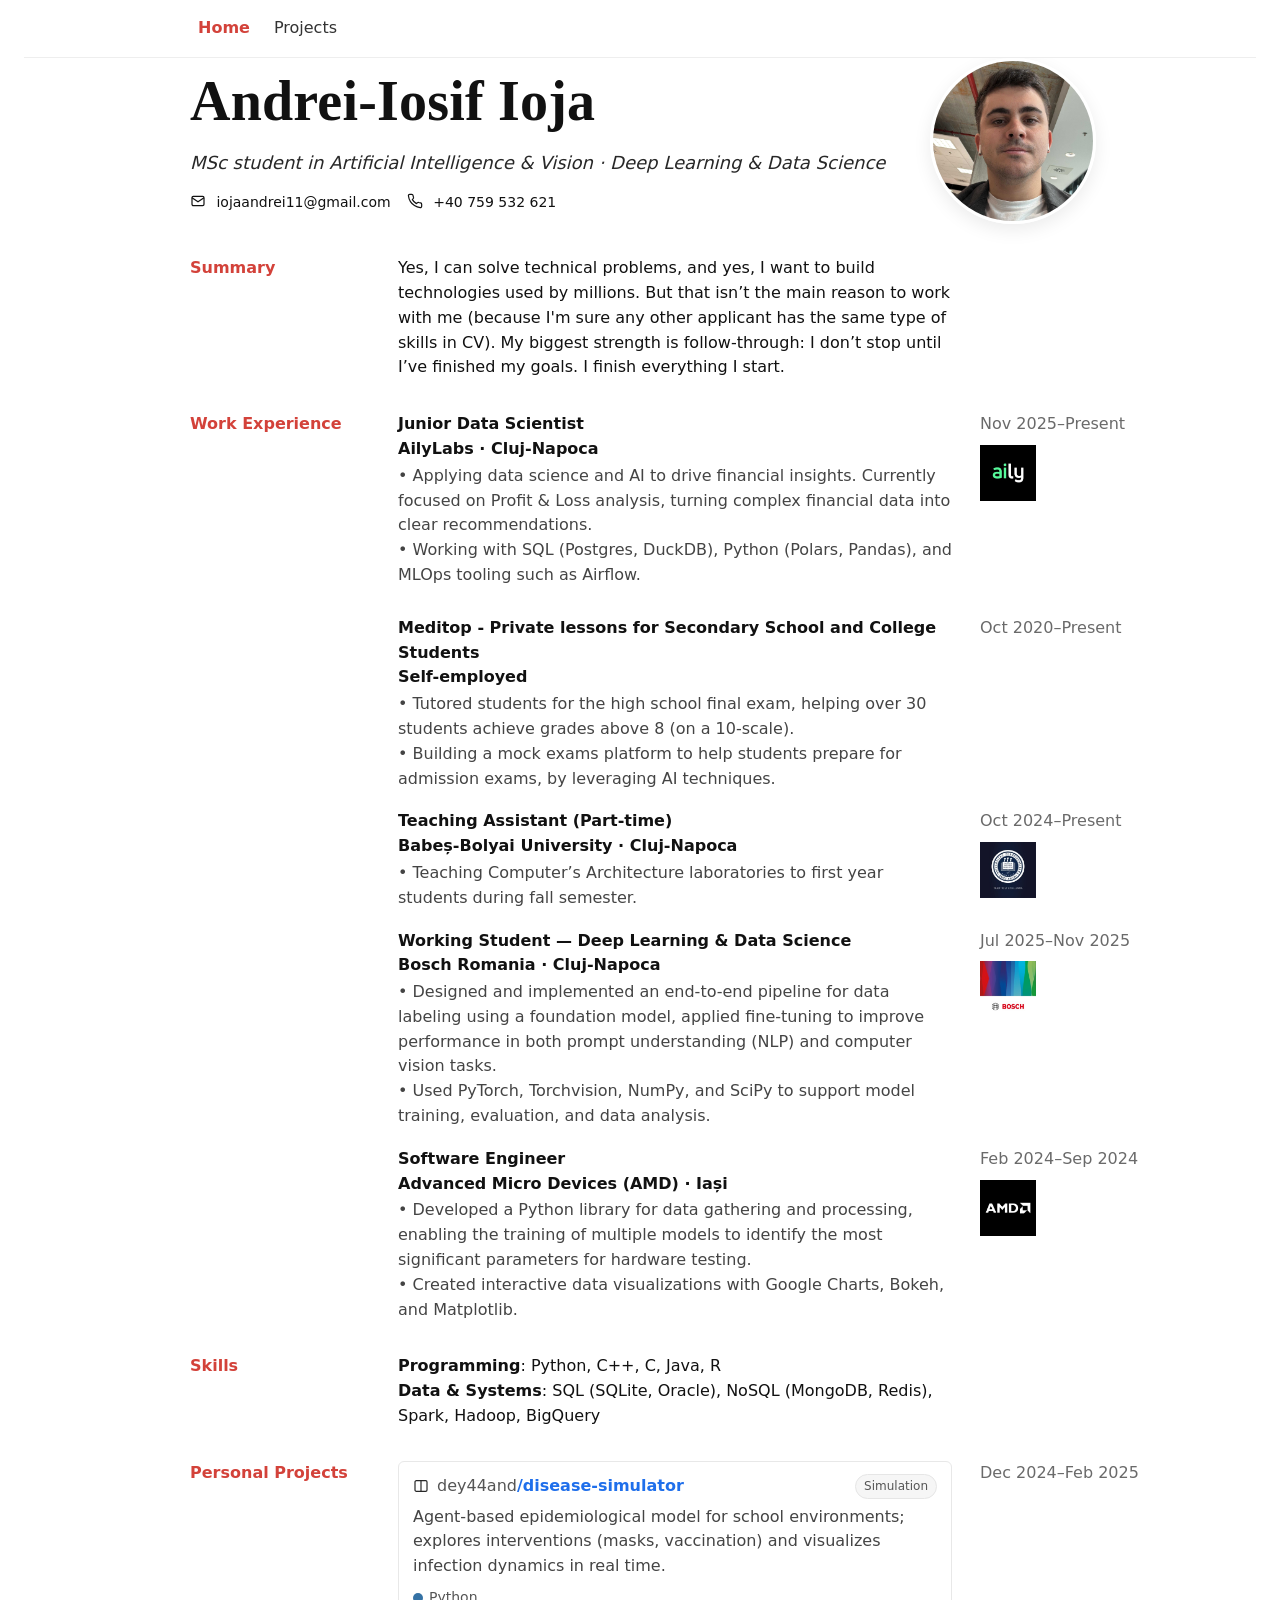
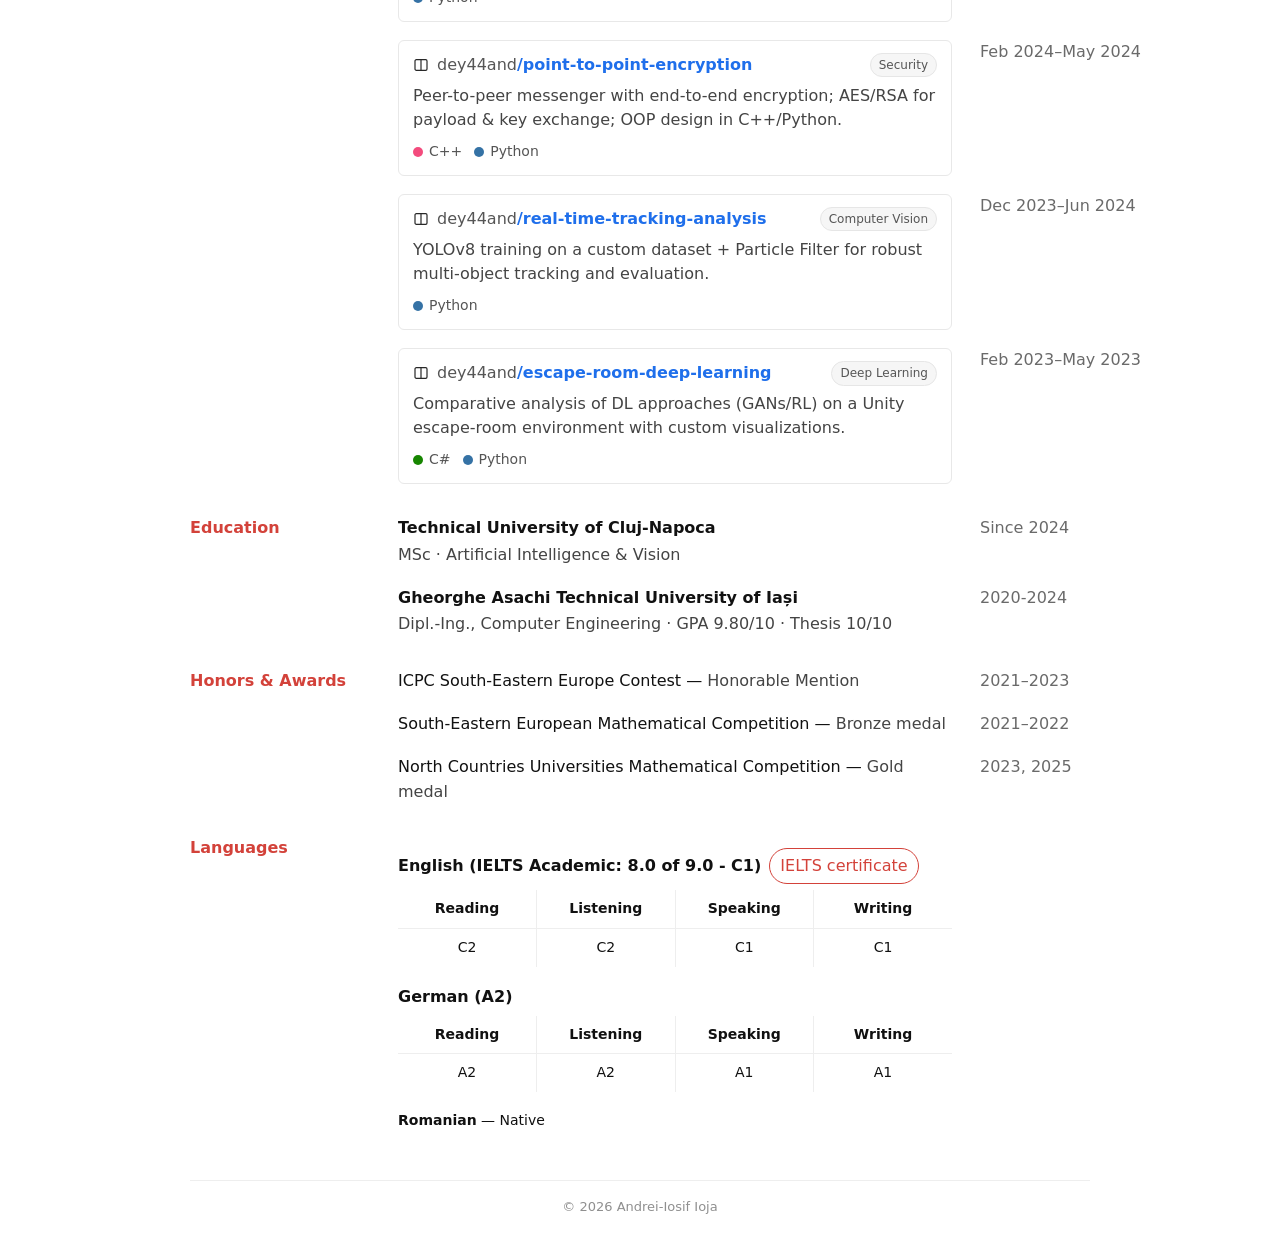
<file: index.html>
<!DOCTYPE html>
<html lang="en">
<head>
  <meta charset="utf-8" />
  <meta name="viewport" content="width=device-width, initial-scale=1" />
  <!-- Basic SEO -->
  <meta name="description" content="Andrei-Iosif Ioja — MSc student in AI & Vision. Deep Learning & Data Science. Projects, experience, and contact." />
  <link rel="canonical" href="https://andreiioja.com/" />
  <meta name="robots" content="index,follow,max-image-preview:large" />
  <meta name="author" content="Andrei-Iosif Ioja" />
  <meta name="theme-color" content="#ffffff" />

  <!-- Open Graph -->
  <meta property="og:title" content="Andrei-Iosif Ioja — CV" />
  <meta property="og:description" content="MSc in AI & Vision. Projects, experience, and contact." />
  <meta property="og:type" content="website" />
  <meta property="og:url" content="https://andreiioja.com/" />
  
  <!-- IMPORTANT: absolute URL to your image -->
  <meta property="og:image" content="https://andreiioja.com/cards/android-chrome-512x512.png" />
  <meta property="og:image:alt" content="Portrait of Andrei-Iosif Ioja" />
  <meta property="og:image:width" content="512" />
  <meta property="og:image:height" content="512" />
  
  <!-- Twitter -->
  <meta name="twitter:card" content="summary_large_image" />
  <meta name="twitter:title" content="Andrei-Iosif Ioja — CV" />
  <meta name="twitter:description" content="MSc in AI & Vision. Projects, experience, achievements." />
  <meta name="twitter:image" content="https://andreiioja.com/cards/android-chrome-512x512.png" />

  <!-- Favicon (classic + SVG) -->
  <link rel="icon" href="/favicon.ico" sizes="any">            <!-- .ico with 16/32 -->
  <!-- <link rel="icon" type="image/svg+xml" href="/favicon.svg">  -->   <!-- crisp vector -->
  
  <!-- Apple / iOS home screen -->
  <link rel="apple-touch-icon" href="/cards/apple-touch-icon.png">   <!-- 180×180 -->
  
  <!-- Safari pinned tab (macOS) -->
  <!-- <link rel="mask-icon" href="/safari-pinned-tab.svg" color="#d3423a"> -->
  
  <!-- PWA / Android (optional) -->
  <link rel="manifest" href="/site.webmanifest">
  <meta name="theme-color" content="#ffffff">
  
  <title>Andrei-Iosif Ioja — CV</title>
  <link rel="stylesheet" href="assets/styles.css">
  <script defer src="assets/main.js"></script>
  <script type="application/ld+json">
  {
    "@context": "https://schema.org",
    "@type": "Person",
    "name": "Andrei-Iosif Ioja",
    "url": "https://andreiioja.com/",
    "image": "https://andreiioja.com/images/me.jpg",
    "jobTitle": "MSc Student — Artificial Intelligence & Vision; Working Student, Deep Learning & Data Science",
    "worksFor": { "@type": "Organization", "name": "AilyLabs" },
    "alumniOf": [
      { "@type": "CollegeOrUniversity", "name": "Technical University of Cluj-Napoca" },
      { "@type": "CollegeOrUniversity", "name": "Gheorghe Asachi Technical University of Iași" }
    ],
    "sameAs": [
      "https://www.linkedin.com/in/andrei-iosif-ioj%C4%83-5886471b7/",
      "https://github.com/dey44and"
    ],
    "knowsAbout": ["Deep Learning","Computer Vision","Data Science","Python","PyTorch"],
    "address": { "@type": "PostalAddress", "addressLocality": "Cluj-Napoca", "addressCountry": "RO" }
  }
  </script>
</head>
<body>
  <!-- Site nav -->
  <div id="site-nav"></div>
  <main class="page">
    <header>
      <div>
        <h1>Andrei-Iosif Ioja</h1>
        <p class="tagline">MSc student in Artificial Intelligence & Vision · Deep Learning & Data Science</p>
        <p class="links contact">
          <a href="mailto:iojaandrei11@gmail.com">
            <!-- mail icon -->
            <svg class="contact-icon" viewBox="0 0 24 24" aria-hidden="true">
              <rect x="3" y="5" width="18" height="14" rx="2"></rect>
              <path d="M3 7l9 6 9-6"></path>
            </svg>
            iojaandrei11@gmail.com
          </a>
          <a href="tel:+40759532621">
            <!-- phone icon -->
            <svg class="contact-icon" viewBox="0 0 24 24" aria-hidden="true">
              <path d="M22 16.92v3a2 2 0 0 1-2.18 2 19.8 19.8 0 0 1-8.63-3.07 19.5 19.5 0 0 1-6-6 19.8 19.8 0 0 1-3.07-8.67A2 2 0 0 1 4.11 2h3a2 2 0 0 1 2 1.72c.12.89.33 1.76.62 2.6a2 2 0 0 1-.45 2.11L8.09 9.91a16 16 0 0 0 6 6l1.48-1.19a2 2 0 0 1 2.11-.45c.84.29 1.71.5 2.6.62A2 2 0 0 1 22 16.92z"></path>
            </svg>
            +40 759 532 621
          </a>
        </p>
      </div>
      <img class="header-photo" src="images/me.jpg" alt="Portrait of Andrei-Iosif Ioja" loading="lazy" />
    </header>

    <!-- SUMMARY -->
    <section>
      <div class="line">
        <div class="label">Summary</div>
        <div class="content">Yes, I can solve technical problems, and yes, I want to build technologies used by millions. But that isn’t the main reason to work with me (because I'm sure any other applicant has the same type of skills in CV). My biggest strength is follow-through: I don’t stop until I’ve finished my goals. I finish everything I start. </div>
        <div class="years"></div>
      </div>
    </section>

    <!-- EXPERIENCE -->
    <section>
      <div class="line">
        <div class="label">Work Experience</div>
        <div class="content">
          <div class="role">Junior Data Scientist<span class="when"></span></div>
          <div class="place">AilyLabs · Cluj-Napoca</div>
          <div class="meta">
            • Applying data science and AI to drive financial insights. Currently focused on Profit & Loss analysis, turning complex financial data into clear recommendations. <br>
            • Working with SQL (Postgres, DuckDB), Python (Polars, Pandas), and MLOps tooling such as Airflow.
          </div>
        </div>
        <div class="years">
          <span class="y">Nov 2025–Present</span>
          <img class="company-logo" src="logos/aily.jpg" alt="Aily logo">
        </div>
      </div>
      
    <section>
      <div class="line">
        <div class="label"></div>
        <div class="content">
          <div class="role">Meditop - Private lessons for Secondary School and College Students<span class="when"></span></div>
          <div class="place">Self-employed</div>
          <div class="meta">
            • Tutored students for the high school final exam, helping over 30 students achieve grades above 8 (on a 10-scale).<br>
            • Building a mock exams platform to help students prepare for admission exams, by leveraging AI techniques.
          </div>
        </div>
        <div class="years">
          <span class="y">Oct 2020–Present</span>
        </div>
      </div>

      <div class="line">
        <div class="label"></div>
        <div class="content">
          <div class="role">Teaching Assistant (Part-time) <span class="when"></span></div>
          <div class="place">Babeș-Bolyai University · Cluj-Napoca</div>
          <div class="meta">
            • Teaching Computer’s Architecture laboratories to first year students during fall semester.
          </div>
        </div>
        <div class="years">
          <span class="y">Oct 2024–Present</span>
          <img class="company-logo" src="logos/ubb.jpg" alt="UBB logo">
        </div>
      </div>

      <div class="line">
        <div class="label"></div>
        <div class="content">
          <div class="role">Working Student — Deep Learning & Data Science <span class="when"></span></div>
          <div class="place">Bosch Romania · Cluj-Napoca</div>
          <div class="meta">
            • Designed and implemented an end-to-end pipeline for data labeling using a foundation model, applied fine-tuning to improve performance in both prompt understanding (NLP) and computer vision tasks.<br>
            • Used PyTorch, Torchvision, NumPy, and SciPy to support model training, evaluation, and data analysis.
          </div>
        </div>
        <div class="years">
          <span class="y">Jul 2025–Nov 2025</span>
          <img class="company-logo" src="logos/bosch.jpg" alt="Bosch logo">
        </div>
      </div>

      <div class="line">
        <div class="label"></div>
        <div class="content">
          <div class="role">Software Engineer <span class="when"></span></div>
          <div class="place">Advanced Micro Devices (AMD) · Iași</div>
          <div class="meta">
            • Developed a Python library for data gathering and processing, enabling the training of multiple models to identify the most significant parameters for hardware testing.<br>
            • Created interactive data visualizations with Google Charts, Bokeh, and Matplotlib.
          </div>
        </div>
        <div class="years">
          <span class="y">Feb 2024–Sep 2024</span>
          <img class="company-logo" src="logos/amd.jpg" alt="AMD logo">
        </div>
      </div>
    </section>

    <!-- SKILLS -->
    <section>
      <div class="line">
        <div class="label">Skills</div>
        <div class="content">
          <b>Programming</b>: Python, C++, C, Java, R<br>
          <b>Data & Systems</b>: SQL (SQLite, Oracle), NoSQL (MongoDB, Redis), Spark, Hadoop, BigQuery
        </div>
        <div class="years"></div>
      </div>
    </section>

    <!-- PROJECTS -->
    <section>
      <div class="line">
        <div class="label">Personal Projects</div>
        <!-- <div class="content">
          <div class="role">Agent-Based Epidemiological Model for School Environments<span class="when"></span></div>
          <div class="meta">
            • Python, PyTorch, SciPy, Intelligent Agents<br>
            • Developed a project that models interactions between students and teachers, analyzes intervention strategies such as mask usage and vaccination, and visualizes infection dynamics—all in real time using Python.</div>
        </div> -->
        <div class="content">
          <div class="repo-list">
            <div class="repo-card">  <!-- card is a DIV now -->
              <div class="repo-head">
                <!-- tiny book icon -->
                <svg viewBox="0 0 24 24" aria-hidden="true">
                  <rect x="3" y="4" width="18" height="16" rx="2"></rect>
                  <path d="M12 4v16"></path>
                </svg>
                <div class="repo-title">
                  <a class="repo-link"
                     href="https://github.com/dey44and/disease-simulator"
                     target="_blank" rel="noopener">
                    <span class="owner">dey44and</span>/<span class="name">disease-simulator</span>
                  </a>
                </div>
                <span class="badge">Simulation</span>
              </div>
              <div class="repo-desc">
                Agent-based epidemiological model for school environments; explores
                interventions (masks, vaccination) and visualizes infection dynamics in real time.
              </div>
              <div class="repo-meta">
                <span class="lang"><span class="lang-dot" style="background:#3572A5"></span>Python</span>
              </div>
            </div>
          </div>
        </div>
        <div class="years">
          <span class="y">Dec 2024–Feb 2025</span>
        </div>
      </div>
      
      <div class="line">
        <div class="label"></div>
        <div class="content">
          <div class="repo-card">
            <div class="repo-head">
              <!-- tiny book icon -->
              <svg viewBox="0 0 24 24" aria-hidden="true">
                <rect x="3" y="4" width="18" height="16" rx="2"></rect>
                <path d="M12 4v16"></path>
              </svg>
              <div class="repo-title">
                <a class="repo-link"
                   href="https://github.com/dey44and/point-to-point-encryption"
                   target="_blank" rel="noopener">
                  <span class="owner">dey44and</span>/<span class="name">point-to-point-encryption</span>
                </a>
              </div>
              <span class="badge">Security</span>
            </div>
            <div class="repo-desc">
              Peer-to-peer messenger with end-to-end encryption; AES/RSA for payload & key
              exchange; OOP design in C++/Python.
            </div>
            <div class="repo-meta">
              <span class="lang"><span class="lang-dot" style="background:#f34b7d"></span>C++</span>
              <span class="lang"><span class="lang-dot" style="background:#3572A5"></span>Python</span>
            </div>
          </div>
        </div>
        <div class="years">
          <span class="y">Feb 2024–May 2024</span>
        </div>
      </div>

      <div class="line">
        <div class="label"></div>
        <div class="content">
          <div class="repo-card">
            <div class="repo-head">
              <svg viewBox="0 0 24 24" aria-hidden="true">
                <rect x="3" y="4" width="18" height="16" rx="2"></rect>
                <path d="M12 4v16"></path>
              </svg>
              <div class="repo-title">
                <a class="repo-link"
                   href="https://github.com/dey44and/real-time-tracking-analysis"
                   target="_blank" rel="noopener">
                  <span class="owner">dey44and</span>/<span class="name">real-time-tracking-analysis</span>
                </a>
              </div>
              <span class="badge">Computer Vision</span>
            </div>
            <div class="repo-desc">
              YOLOv8 training on a custom dataset + Particle Filter for robust multi-object
              tracking and evaluation.
            </div>
            <div class="repo-meta">
              <span class="lang"><span class="lang-dot" style="background:#3572A5"></span>Python</span>
            </div>
          </div>
        </div>
        <div class="years">
          <span class="y">Dec 2023–Jun 2024</span>
        </div>
      </div>

      <div class="line">
        <div class="label"></div>
        <div class="content">
          <div class="repo-card">
            <div class="repo-head">
              <svg viewBox="0 0 24 24" aria-hidden="true">
                <rect x="3" y="4" width="18" height="16" rx="2"></rect>
                <path d="M12 4v16"></path>
              </svg>
              <div class="repo-title">
                <a class="repo-link"
                   href="https://github.com/dey44and/Ball-learn-to-escape---Reinforcement-Learning"
                   target="_blank" rel="noopener">
                  <span class="owner">dey44and</span>/<span class="name">escape-room-deep-learning</span>
                </a>
              </div>
              <span class="badge">Deep Learning</span>
            </div>
            <div class="repo-desc">
              Comparative analysis of DL approaches (GANs/RL) on a Unity escape-room
              environment with custom visualizations.
            </div>
            <div class="repo-meta">
              <span class="lang"><span class="lang-dot" style="background:#178600"></span>C#</span>
              <span class="lang"><span class="lang-dot" style="background:#3572A5"></span>Python</span>
            </div>
          </div>
        </div>
        <div class="years">
          <span class="y">Feb 2023–May 2023</span>
        </div>
      </div>
    </section>

    <!-- EDUCATION -->
    <section>
      <div class="line">
        <div class="label">Education</div>
        <div class="content">
          <div class="place">Technical University of Cluj-Napoca <span class="when"></span></div>
          <div class="meta">MSc · Artificial Intelligence & Vision</div>
        </div>
        <div class="years">
          <span class="y">Since 2024</span>
        </div>
      </div>

      <div class="line">
        <div class="label"></div>
        <div class="content">
          <div class="place">Gheorghe Asachi Technical University of Iași <span class="when"></span></div>
          <div class="meta">Dipl.-Ing., Computer Engineering · GPA 9.80/10 · Thesis 10/10</div>
        </div>
        <div class="years">
          <span class="y">2020-2024</span>
        </div>
      </div>
    </section>

    <!-- AWARDS -->
    <section>
      <div class="line">
        <div class="label">Honors & Awards</div>
        <div class="content">ICPC South-Eastern Europe Contest — <span class="meta">Honorable Mention</span> <span class="when"></span></div>
        <div class="years">
          <span class="y">2021–2023</span>
        </div>
      </div>

      <div class="line">
        <div class="label"></div>
        <div class="content">South-Eastern European Mathematical Competition — <span class="meta">Bronze medal</span> <span class="when"></span></div>
        <div class="years">
          <span class="y">2021–2022</span>
        </div>
      </div>

      <div class="line">
        <div class="label"></div>
        <div class="content">North Countries Universities Mathematical Competition — <span class="meta">Gold medal</span> <span class="when"></span></div>
        <div class="years">
          <span class="y">2023, 2025</span>
        </div>
      </div>
    </section>

    <!-- LANGUAGES / EXTRA -->
    <section id="languages">
      <div class="line">
        <div class="label">Languages</div>
        <div class="content">
    
          <!-- English -->
          <div class="lang-card">
            <div class="lang-head">
              <strong>English (IELTS Academic: 8.0 of 9.0 - C1)</strong>
              <!-- update the href to your actual file/link -->
              <a class="link-chip" href="https://drive.google.com/file/d/1QJAe9d0g9TBexgie5yuSEC5VVW0kuNob/view" target="_blank" rel="noopener">IELTS certificate</a>
            </div>
            <table class="lang-table" aria-label="English language skills">
              <tr>
                <th>Reading</th><th>Listening</th><th>Speaking</th><th>Writing</th>
              </tr>
              <tr>
                <td>C2</td><td>C2</td><td>C1</td><td>C1</td>
              </tr>
            </table>
          </div>
    
          <!-- German -->
          <div class="lang-card">
            <div class="lang-head"><strong>German (A2)</strong></div>
            <table class="lang-table" aria-label="German language skills">
              <tr>
                <th>Reading</th><th>Listening</th><th>Speaking</th><th>Writing</th>
              </tr>
              <tr>
                <td>A2</td><td>A2</td><td>A1</td><td>A1</td>
              </tr>
            </table>
          </div>
    
          <div class="lang-note"><strong>Romanian</strong> — Native</div>
        </div>
        <div class="years"></div>
      </div>
    </section>
    <!-- Replaced footer -->
    <div id="site-foot"></div>
  </main>
</body>
</html>
</file>
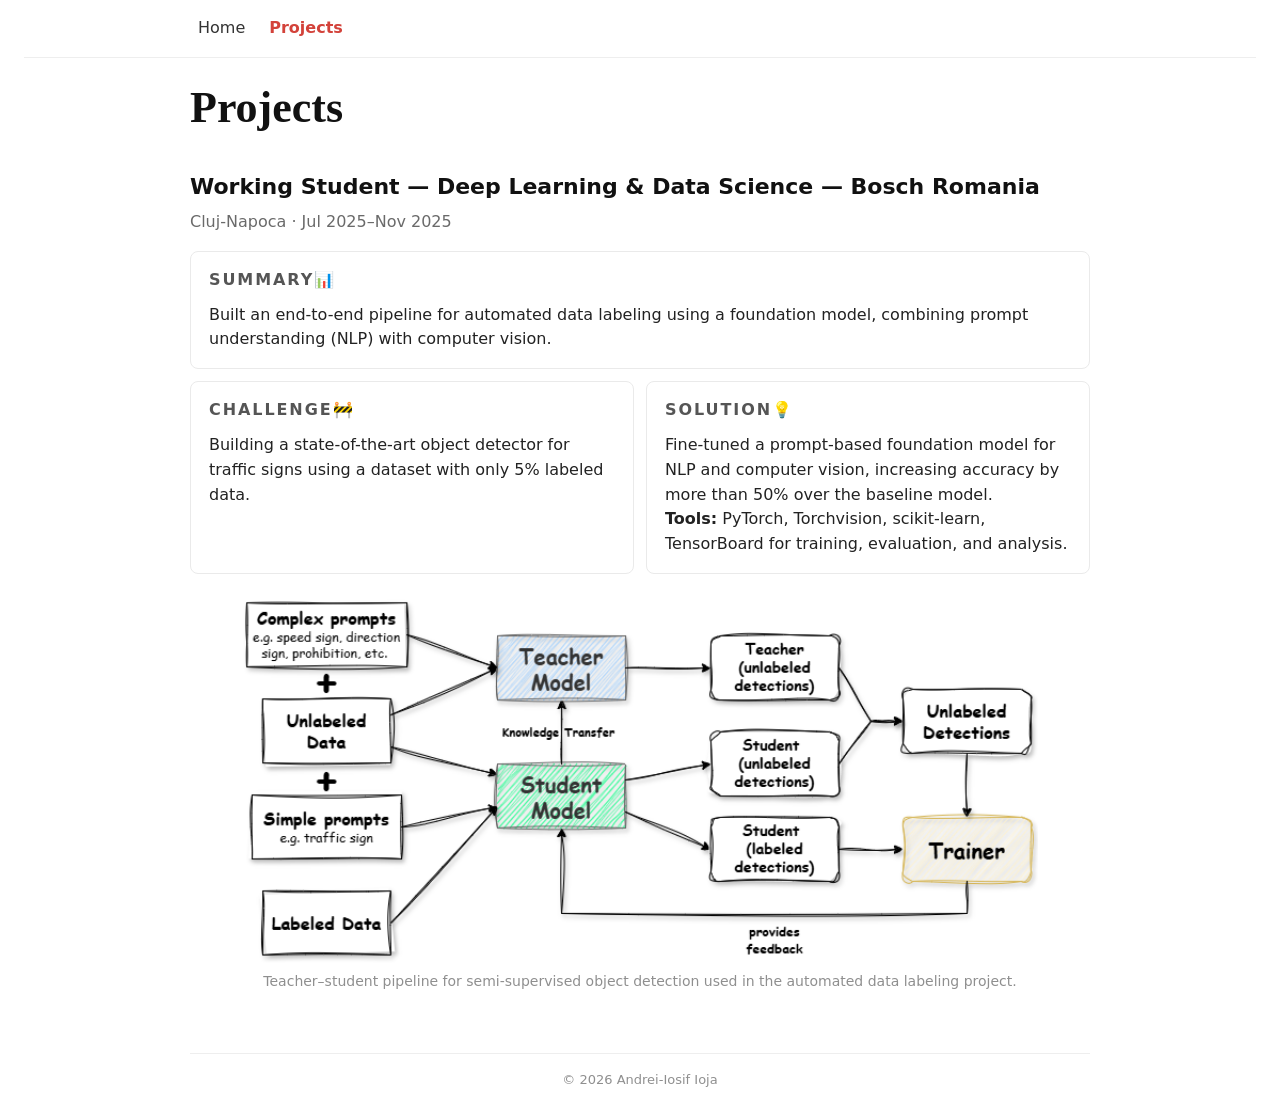
<file: projects.html>
<!DOCTYPE html>
<html lang="en">
<head>
  <meta charset="utf-8" />
  <meta name="viewport" content="width=device-width, initial-scale=1" />
  <!-- Basic SEO -->
  <meta name="description" content="Andrei-Iosif Ioja — MSc student in AI & Vision. Deep Learning & Data Science. Projects, experience, and contact." />
  <link rel="canonical" href="https://andreiioja.com/" />
  <meta name="robots" content="index,follow,max-image-preview:large" />
  <meta name="author" content="Andrei-Iosif Ioja" />
  <meta name="theme-color" content="#ffffff" />

  <!-- Open Graph -->
  <meta property="og:title" content="Andrei-Iosif Ioja — CV" />
  <meta property="og:description" content="MSc in AI & Vision. Projects, experience, and contact." />
  <meta property="og:type" content="website" />
  <meta property="og:url" content="https://andreiioja.com/" />
  
  <!-- IMPORTANT: absolute URL to your image -->
  <meta property="og:image" content="https://andreiioja.com/android-chrome-512x512.png" />
  <meta property="og:image:alt" content="Portrait of Andrei-Iosif Ioja" />
  <meta property="og:image:width" content="512" />
  <meta property="og:image:height" content="512" />
  
  <!-- Twitter -->
  <meta name="twitter:card" content="summary_large_image" />
  <meta name="twitter:title" content="Andrei-Iosif Ioja — CV" />
  <meta name="twitter:description" content="MSc in AI & Vision. Projects, experience, achievements." />
  <meta name="twitter:image" content="https://andreiioja.com/android-chrome-512x512.png" />

  <!-- Favicon (classic + SVG) -->
  <link rel="icon" href="/favicon.ico" sizes="any">            <!-- .ico with 16/32 -->
  <!-- <link rel="icon" type="image/svg+xml" href="/favicon.svg">  -->   <!-- crisp vector -->
  
  <!-- Apple / iOS home screen -->
  <link rel="apple-touch-icon" href="/apple-touch-icon.png">   <!-- 180×180 -->
  
  <!-- Safari pinned tab (macOS) -->
  <!-- <link rel="mask-icon" href="/safari-pinned-tab.svg" color="#d3423a"> -->
  
  <!-- PWA / Android (optional) -->
  <link rel="manifest" href="/site.webmanifest">
  <meta name="theme-color" content="#ffffff">
  
  <title>Andrei-Iosif Ioja — Projects</title>
  <link rel="stylesheet" href="assets/styles.css">
  <script defer src="assets/main.js"></script>
  <script type="application/ld+json">
  {
    "@context": "https://schema.org",
    "@type": "Person",
    "name": "Andrei-Iosif Ioja",
    "url": "https://andreiioja.com/",
    "image": "https://andreiioja.com/images/me.jpg",
    "jobTitle": "MSc Student — Artificial Intelligence & Vision; Working Student, Deep Learning & Data Science",
    "worksFor": { "@type": "Organization", "name": "AilyLabs" },
    "alumniOf": [
      { "@type": "CollegeOrUniversity", "name": "Technical University of Cluj-Napoca" },
      { "@type": "CollegeOrUniversity", "name": "Gheorghe Asachi Technical University of Iași" }
    ],
    "sameAs": [
      "https://www.linkedin.com/in/andrei-iosif-ioj%C4%83-5886471b7/",
      "https://github.com/dey44and"
    ],
    "knowsAbout": ["Deep Learning","Computer Vision","Data Science","Python","PyTorch"],
    "address": { "@type": "PostalAddress", "addressLocality": "Cluj-Napoca", "addressCountry": "RO" }
  }
  </script>
</head>
<body>
<div id="site-nav"></div>

<main class="page">
  <h1>Projects</h1>

  <!-- Example job section -->
  <section class="job" id="bosch">
    <h2>Working Student — Deep Learning & Data Science — Bosch Romania</h2>
    <p class="sub">Cluj-Napoca · Jul 2025–Nov 2025</p>

    <div class="casegrid">
      <div class="casebox">
        <h3>Summary📊</h3>
        <p>Built an end-to-end pipeline for automated data labeling using a foundation model, combining prompt understanding (NLP) with computer vision.</p>
      </div>
      <div class="casebox">
        <h3>Challenge🚧</h3>
        <p>Building a state-of-the-art object detector for traffic signs using a dataset with only 5% labeled data.</p>
      </div>
      <div class="casebox">
        <h3>Solution💡</h3>
        <p>Fine-tuned a prompt-based foundation model for NLP and computer vision, increasing accuracy by more than 50% over the baseline model.<br>
           <b>Tools:</b> PyTorch, Torchvision, scikit-learn, TensorBoard for training, evaluation, and analysis.</p>
      </div>
    </div>
    <figure class="casefig">
      <img
        src="images/bosch_arch.png"
        alt="Teacher–student pipeline for semi-supervised object detection used in the automated data labeling project."
        loading="lazy" width="1200" height="700">
      <figcaption class="cap">
        Teacher–student pipeline for semi-supervised object detection used in the automated data labeling project.
      </figcaption>
    </figure>
  </section>

  <!-- Add AMD / BBU / Principal33 / Meditop similarly... -->
  <div id="site-foot"></div>
</main>
</body>
</html>
</file>
<file: assets/styles.css>
:root{
      --accent:#d3423a;
      --ink:#111;
      --muted:#8f8f8f;
      --faint:#cfcfcf;
      --dark:#6a6a6a;
      --maxw:900px;
    }
    html,body{height:100%;}
    body{
      margin:0; padding:0px 24px 96px; color:var(--ink);
      font:16px/1.55 system-ui,-apple-system,Segoe UI,Roboto,Helvetica,Arial,"Apple Color Emoji","Segoe UI Emoji";
      background:#fff;
    }
    .page{max-width:var(--maxw); margin:0 auto;}

    /* ===== Header ===== */
    header{
      display:grid; grid-template-columns: 1fr 160px; column-gap:28px; align-items:start;
    }
    header h1{
      font-family: Georgia, "Times New Roman", Times, serif;
      font-weight:700; letter-spacing:.2px; margin:0 0 4px;
      font-size: clamp(36px, 6.5vw, 56px);
    }
    header .tagline{ font-style:italic; opacity:.9; margin:0 0 16px; font-size:18px; }
    header .links{ color:var(--muted); font-size:14px; margin-top:6px; }
    header .links a{ color:inherit; text-decoration:none; border-bottom:1px solid var(--faint); }
    header .links a:hover{ color:var(--ink); border-bottom-color:var(--ink); }
    .links.contact { color: var(--ink); }
    .links.contact a { color: inherit; text-decoration: none; border: 0; }
    .links.contact a:hover { text-decoration: underline; }
    .links.contact .sep { color: var(--faint); margin: 0 6px; }
    @media (max-width:720px){ .links.contact { font-size: 15px; } }

    /* contact icons */
    .links.contact{
      display:flex; flex-wrap:wrap; gap:10px 16px; align-items:center;
    }
    .links.contact a{ color:inherit; text-decoration:none; border:0; }
    .links.contact a:hover{ text-decoration:underline; }
    .links.contact .sep{ display:none; }            /* we’ll use icons instead of the dot */
    
    .contact-icon{
      width:16px; height:16px; margin-right:6px;
      vertical-align:-2px;                          /* aligns with text baseline */
      stroke:currentColor; fill:none; stroke-width:1.8;
    }
    
    /* same look in the Contact section */
    #contact .contact-list a{ display:inline-flex; align-items:center; gap:6px; }
    #contact .contact-list svg{ width:16px; height:16px; stroke:currentColor; fill:none; stroke-width:1.8; }

    .header-photo{
      width:160px; height:160px; border-radius:50%;
      object-fit:cover; object-position:center;
      border:3px solid #fff; box-shadow:0 6px 18px rgba(0,0,0,.08);
    }

    /* ===== Grid rows (label | content | years) ===== */
    .line{ display:grid; grid-template-columns: 180px 1fr 110px; column-gap:28px; align-items:start; }
    .line + .line{ margin-top:18px; }
    .label{ color:var(--accent); font-weight:600; }
    .content b{ font-weight:600; }

    /* years cell now stacks: date on top, logo under it */
    .years .y{ text-align:right; white-space:nowrap; color:var(--dark); }
    .company-logo{
      display:block;
      margin-top:8px;
      /*margin-left:auto;           keeps it under the right-aligned date */
      max-height:56px;           /* tidy size; adjust if needed */
      width:auto;                /* preserve aspect ratio */
      object-fit:contain;
      filter: none;              /* try: grayscale(100%) opacity(.9) if you want muted logos */
    }

    section{ margin-top:28px; }
    section + section{ margin-top:32px; }

    .content ul{ margin:6px 0 0 18px; padding:0; }
    .content li{ margin:2px 0; }

    .item{ display:grid; grid-template-columns: 1fr; margin:0 0 12px 0; }
    .meta{ color:#444; margin-top:2px; }
    .role{ font-weight:600; }
    .place{ font-weight:600; }

    hr.sep{ border:0; border-top:1px solid #eee; margin:28px 0; }

    /* Inline year (inserted by JS) */
    .when{ display:none; color:var(--muted); font-weight:400; }

    /* ===== Mobile: collapse to single column and show inline year ===== */
    @media (max-width: 720px){
      body{ padding:0px 16px 64px; }
      header{ grid-template-columns:1fr; row-gap:12px; }
      .header-photo{ width:120px; height:120px; }
      .line{ grid-template-columns:1fr; row-gap:6px; }
      .line .label:empty{ display:none; }
      .years{ display:none; }
      /*.when{ display:inline; } */
      .when{
        display:block;
        margin-top:2px;
        font-size:0.95em;
        color:var(--dark);
      }
    }

    /* ===== Language tables ===== */
    .lang-card{ margin:12px 0 18px; }
    .lang-head{ display:flex; align-items:center; gap:8px; margin-bottom:6px; }
    .lang-note{ margin-top:8px; font-size:14px; }
    
    .lang-table{
      width:100%;
      border-collapse:collapse;           /* no outer border */
      table-layout:fixed;                 /* even columns */
    }
    .lang-table th,
    .lang-table td{
      padding:8px 10px;
      font-size:14px;
      text-align:center;
    }
    .lang-table thead th{ color:#333; font-weight:600; }

    /* internal lines only */
    .lang-table th + th,
    .lang-table td + td{ border-left:1px solid #eee; }
    .lang-table tr + tr td{ border-top:1px solid #eee; }
    
    /* pretty link for IELTS */
    .link-chip{
      display:inline-flex;              /* enables centering */
      align-items:center;               /* vertical center */
      justify-content:center;           /* horizontal center */
      padding:4px 10px;
      min-height:26px;
      text-align:center;
      border-radius:999px;
      border:1px solid var(--accent);
      color:var(--accent);
      background:#fff;
      text-decoration:none;
      /* optional: keep it on one line */
      /* white-space: nowrap; */
    }
    .link-chip:hover{ background:#fff6f5; }
    
    /* mobile sizing */
    @media (max-width:720px){
      .lang-table th,.lang-table td{ font-size:13px; padding:6px 8px; }
    }

    /* ===== Repo cards ===== */
    :root { --link:#1f6feb; } /* keep */
    
    .repo-list{ display:grid; gap:12px; } /* keep */
    
    .repo-card{
      display:block;
      text-decoration:none; color:inherit;
      border:1px solid #e8e8e8; background:#fff;
      border-radius:6px; padding:12px 14px;
      box-shadow:none;        
      transition:none;         
    }
    
    .repo-card:hover{
      border-color:#e8e8e8;    
      box-shadow:none;        
      transform:none;         
    }
    
    .repo-head{ display:flex; align-items:center; gap:8px; margin-bottom:6px; }
    
    /* CHANGED: make the icon tiny */
    .repo-head svg{
      width:16px; height:16px; 
      stroke:currentColor; fill:none; stroke-width:1.8; opacity:.9;
    }
    
    .repo-title{ font-weight:600; }
    .repo-title .owner{ color:#555; font-weight:500; }
    .repo-title .name{ color:var(--link); }
    
    .badge{
      margin-left:auto;
      font-size:12px; padding:2px 8px; border-radius:999px;
      background:#f6f6f6; border:1px solid #e6e6e6; color:#555;
      text-align:center;
    }
    
    .repo-desc{ color:#444; margin:4px 0 8px; }
    .repo-meta{ display:flex; align-items:center; gap:12px; font-size:14px; color:#555; }
    .lang-dot{ width:10px; height:10px; border-radius:50%; display:inline-block; }
    .lang{ display:flex; align-items:center; gap:6px; }

    /* title link only */
    .repo-title a.repo-link{
      color: var(--link);
      text-decoration: none;
    }
    .repo-title a.repo-link:hover{
      text-decoration: underline;   /* underline on hover */
    }
    .repo-title a.repo-link:focus-visible{
      outline: 2px solid var(--link);  /* keyboard focus */
      outline-offset: 2px;
      border-radius: 4px;
    }
    
    /* mobile: card fills the single-column content just fine */
    @media (max-width:720px){
      .repo-card{ padding:12px; }
    }

    @media print{
      body{ padding:0; }
      .page{ padding:24px 32px; }
      a{ color:inherit; text-decoration:none; }
    }

    footer.site-foot{
      text-align:center;
      color:var(--muted);
      font-size:13px;
      margin-top:48px;
      padding-top:16px;
      padding-bottom:16px;
      border-top:1px solid #eee;
    }

    /* Let grid items shrink on small screens */
.casegrid > * { min-width: 0; }
.casefig      { min-width: 0; }

/* Make all media responsive (good global safety net) */
img, svg, video { max-width: 100%; height: auto; }

/* ===== Top nav ===== */
.topnav{ position:sticky; top:0; z-index:50; background:#fff; border-bottom:1px solid #eee; }
.topnav .wrap{ max-width:var(--maxw); margin:0 auto; display:flex; align-items:center; gap:16px; padding:10px 24px; }
.topnav a{ color:#333; text-decoration:none; padding:6px 8px; border-radius:8px; }
.topnav a:hover{ background:#f7f7f7; }
.topnav a.active{ color:var(--accent); font-weight:600; }

/* Page header (projects) */
h1{ font-family:Georgia, "Times New Roman", Times, serif; font-size:clamp(28px, 5vw, 44px); margin:16px 0 8px; }
.lead{ color:#555; margin:0 0 24px; }

/* Job sections */
.job{ margin-top:28px; }
.job h2{ margin:0 0 6px; font-size:22px; }
.job .sub{ color:#6a6a6a; margin:0 0 16px; }

/* Case boxes */
.casegrid{ display:grid; gap:12px; }
.casebox{ border:1px solid #eaeaea; border-radius:8px; padding:16px 18px; background:#fff; }
.casebox h3{ margin:0 0 10px; font-size:16px; letter-spacing:.12em; text-transform:uppercase; color:#555; }
.casebox p{ margin:0; color:#222; }

@media (min-width:920px){
  .casegrid{ grid-template-columns: 1fr 1fr; }
  .casegrid .casebox:nth-child(1){ grid-column:1 / -1; } /* SUMMARY full width */
}

/* ===== Architecture figure card ===== */
.casefig{
  /*border:1px solid #eaeaea;*/
  border-radius:8px;
  padding:12px;
  background:#fff;
  margin-top:12px;
}
.casefig img{
  display:block;
  width:100%;
  height:auto;
  border-radius:6px;
}
.casefig .cap{
  margin-top:8px;
  font-size:14px;
  color:var(--muted);
  text-align:center;        /* center the caption */
}

/* If you want to place the figure *inside* the .casegrid, let it span both cols */
@media (min-width:920px){
  .casegrid .casefig.full{ grid-column: 1 / -1; }
}
</file>
